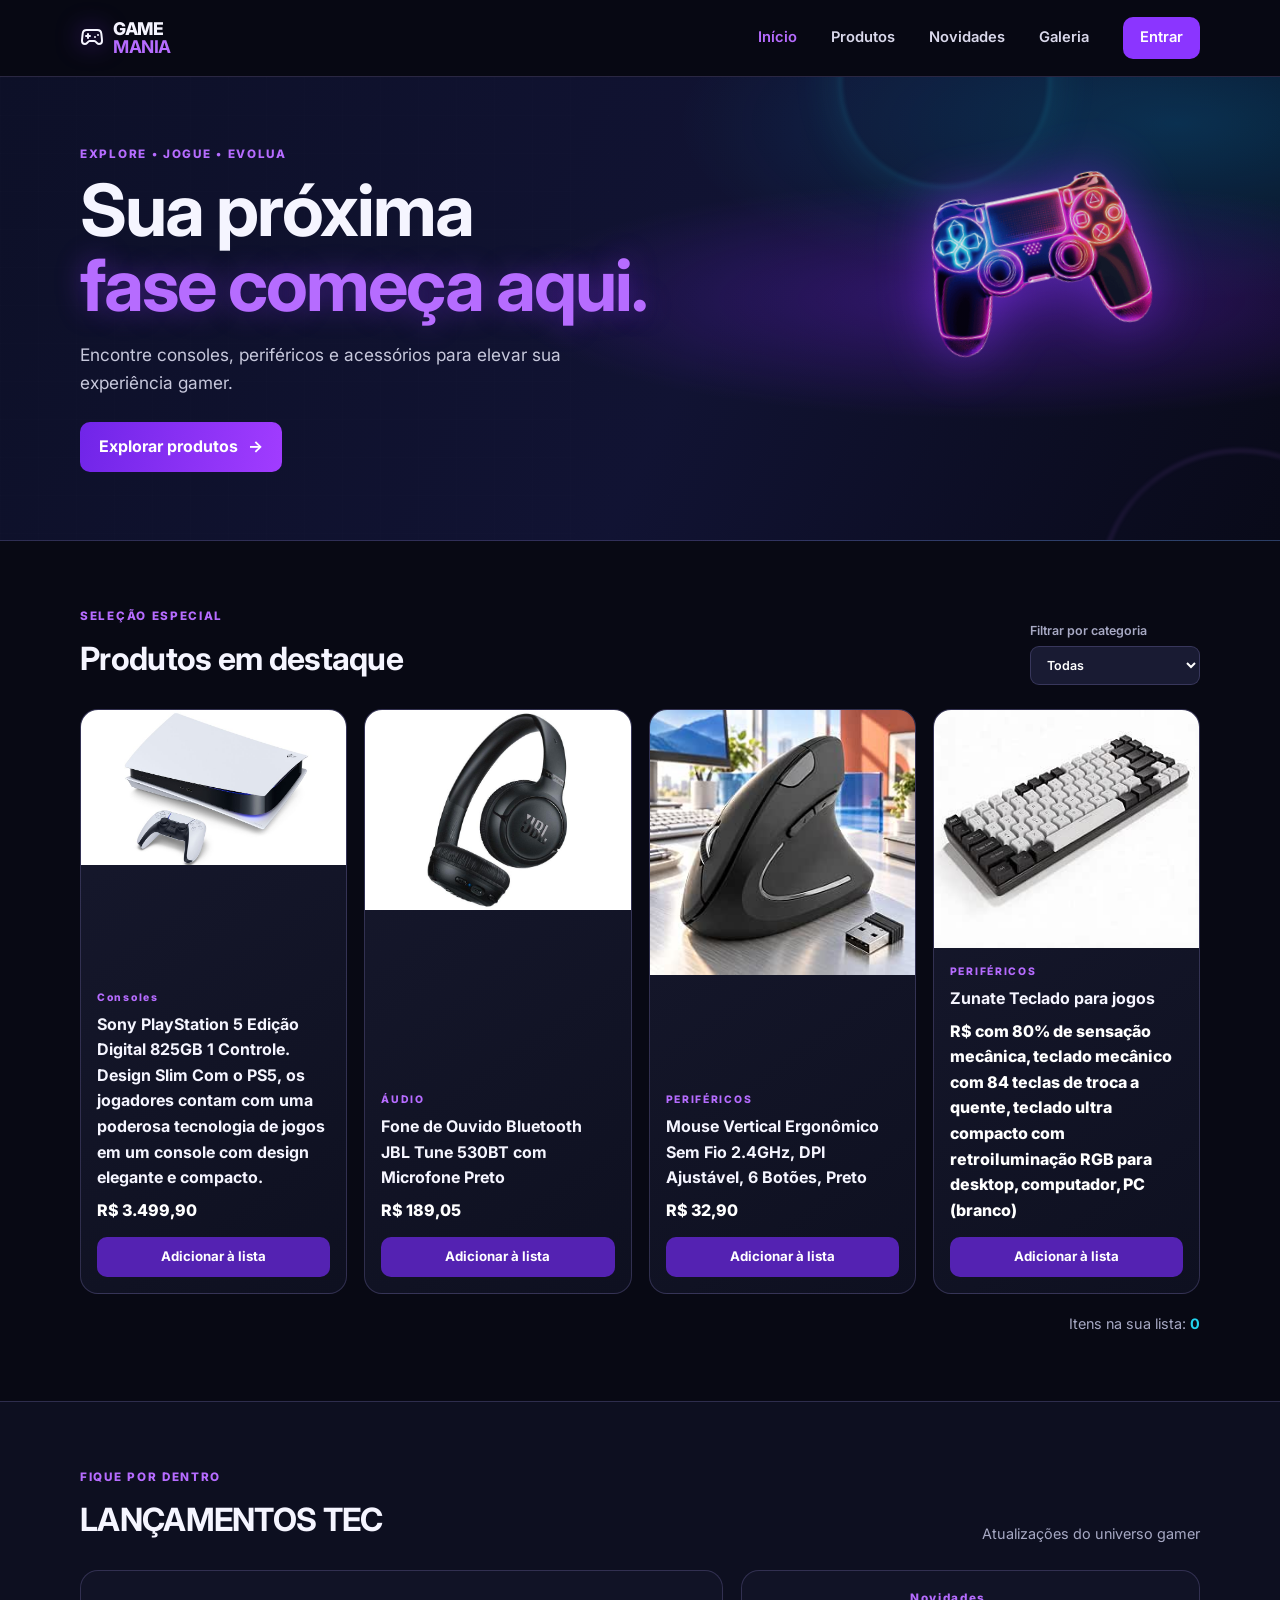
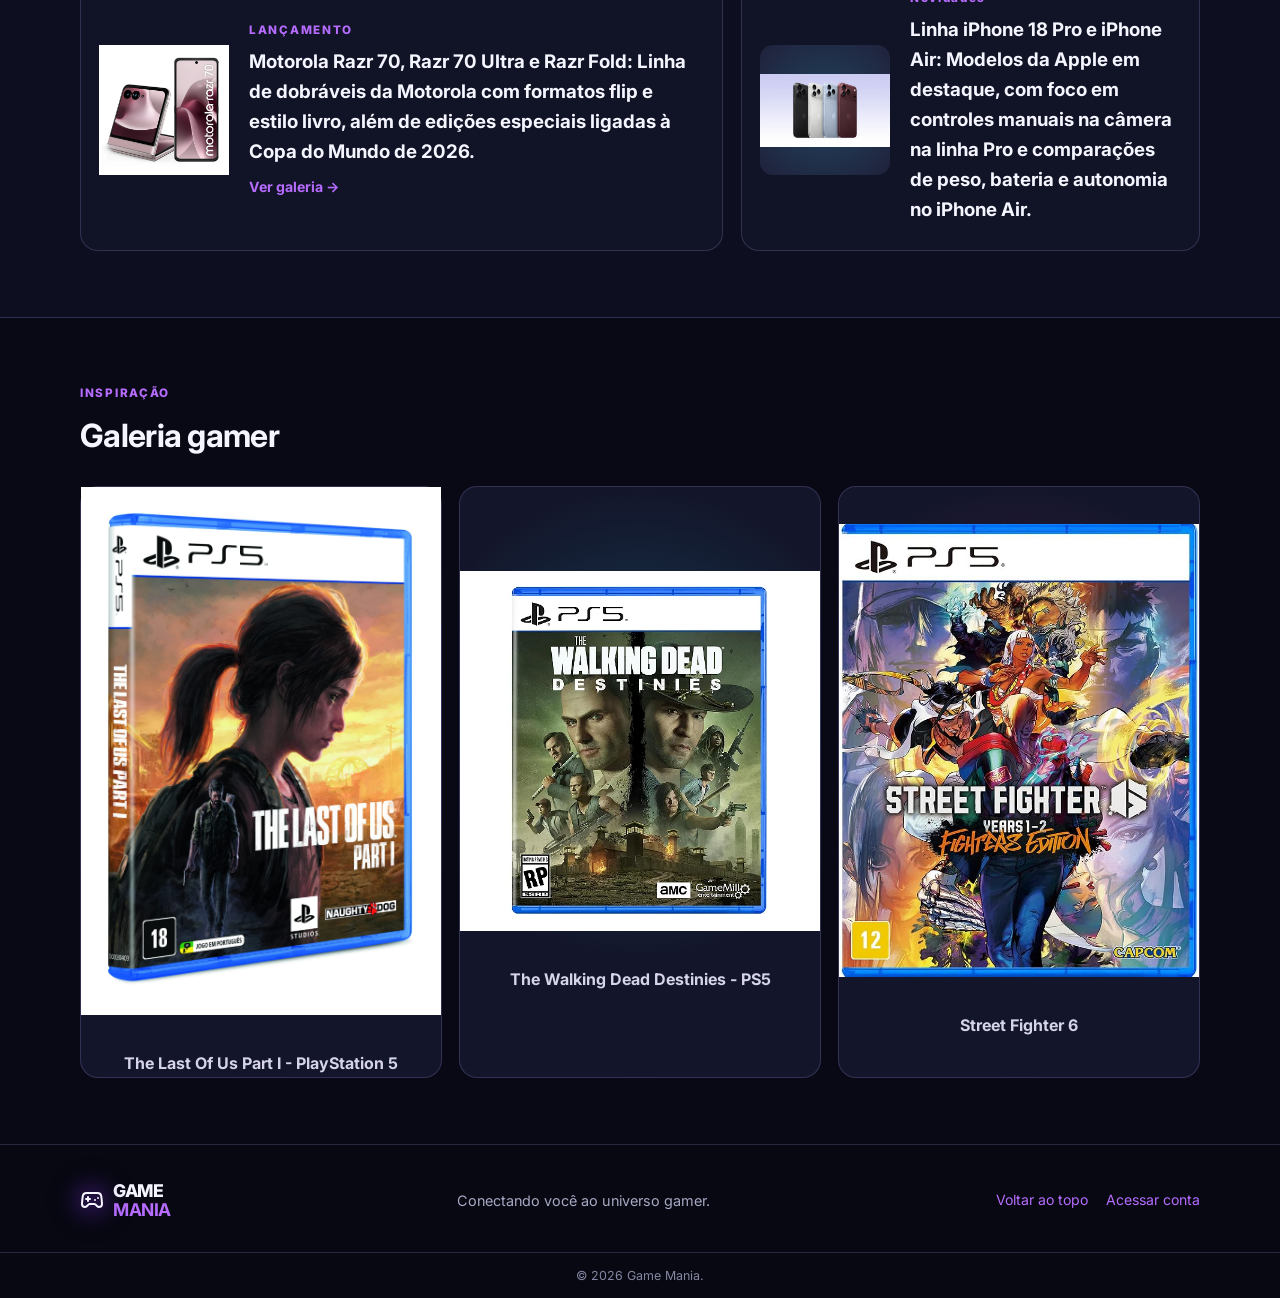
<file: index.html>
<!DOCTYPE html>
<html lang="pt-BR">

<head>
  <meta charset="UTF-8">
  <meta name="viewport" content="width=device-width, initial-scale=1.0">
  <meta name="description" content="Game Mania: eletrônicos, periféricos e novidades para o público gamer.">
  <title>Game Mania | Sua loja gamer</title>
  <link rel="stylesheet" href="css/style.css">
  <script src="js/main.js" defer></script>
</head>

<body>
  <a class="skip-link" href="#conteudo">Pular para o conteúdo</a>
  <header class="site-header">
    <div class="container header-inner">
      <a class="brand" href="index.html" aria-label="Game Mania - página inicial">
        <span class="brand-icon" aria-hidden="true"><svg xmlns="http://www.w3.org/2000/svg" width="24" height="24"
            viewBox="0 0 24 24" fill="none" stroke="currentColor" stroke-width="2" stroke-linecap="round"
            stroke-linejoin="round" class="lucide lucide-gamepad-2 preview-icon">
            <line x1="6" x2="10" y1="11" y2="11" />
            <line x1="8" x2="8" y1="9" y2="13" />
            <line x1="15" x2="15.01" y1="12" y2="12" />
            <line x1="18" x2="18.01" y1="10" y2="10" />
            <path
              d="M17.32 5H6.68a4 4 0 0 0-3.978 3.59c-.006.052-.01.101-.017.152C2.604 9.416 2 14.456 2 16a3 3 0 0 0 3 3c1 0 1.5-.5 2-1l1.414-1.414A2 2 0 0 1 9.828 16h4.344a2 2 0 0 1 1.414.586L17 18c.5.5 1 1 2 1a3 3 0 0 0 3-3c0-1.545-.604-6.584-.685-7.258-.007-.05-.011-.1-.017-.151A4 4 0 0 0 17.32 5z" />
          </svg></span>
        <span>GAME <strong>MANIA</strong></span>
      </a>
      <button class="menu-toggle" type="button" aria-expanded="false" aria-controls="main-nav">☰ <span
          class="sr-only">Abrir menu</span></button>
      <nav class="main-nav" id="main-nav" aria-label="Navegação principal">
        <a class="active" href="index.html">Início</a>
        <a href="#produtos">Produtos</a>
        <a href="#novidades">Novidades</a>
        <a href="#galeria">Galeria</a>
        <a class="nav-login" href="login.html">Entrar</a>
      </nav>
    </div>
  </header>

  <main id="conteudo">
    <section class="hero">
      <div class="container hero-content">
        <p class="eyebrow">EXPLORE • JOGUE • EVOLUA</p>
        <h1>Sua próxima <span>fase começa aqui.</span></h1>
        <p>Encontre consoles, periféricos e acessórios para elevar sua experiência gamer.</p>
        <a class="button button-primary" href="#produtos">Explorar produtos <span aria-hidden="true">→</span></a>
      </div>
      <div class="hero-orb orb-one" aria-hidden="true"></div>
      <div class="hero-orb orb-two" aria-hidden="true"></div>
      <div class="hero-controller" aria-hidden="true">

        <img src="assets/controle.png" alt="controle gamer" class="controle-animation">
      </div>
    </section>

    <section class="section container" id="produtos">
      <div class="section-heading">
        <div>
          <p class="eyebrow">SELEÇÃO ESPECIAL</p>
          <h2>Produtos em destaque</h2>
        </div>
        <label class="filter-label" for="category-filter">Filtrar por categoria
          <select id="category-filter">
            <option value="todos">Todas</option>
            <option value="consoles">Consoles</option>
            <option value="audio">Áudio</option>
            <option value="perifericos">Periféricos</option>
          </select>
        </label>
      </div>
      <div class="product-grid" id="product-grid">
        <article class="product-card" data-category="consoles">
          <div class="product-art art-console" role="img"
            aria-label="Sony PlayStation 5 Edição Digital 825GB 1 Controle">
            <img src="assets/ps5.jpg" alt="Sony PlayStation 5 Edição Digital 825GB 1 Controle" width="100%">
          </div>
          <div class="product-info">
            <p class="tag">Consoles</p>
            <h3>Sony PlayStation 5 Edição Digital 825GB 1 Controle.
              Design Slim Com o PS5, os jogadores contam com uma poderosa tecnologia de jogos em um console com design
              elegante e compacto.</h3>
            <p class="price">R$ 3.499,90</p><button class="button button-small add-cart" type="button">Adicionar à
              lista</button>
          </div>
        </article>
        <article class="product-card" data-category="audio">
          <div class="product-art art-audio" role="img"
            aria-label="Fone de Ouvido Bluetooth JBL Tune 530BT com Microfone Preto"><img src="assets/fone.jpg"
              alt="Fone de Ouvido Bluetooth JBL Tune 530BT com Microfone Preto" width="100%"></div>
          <div class="product-info">
            <p class="tag">ÁUDIO</p>
            <h3>Fone de Ouvido Bluetooth JBL Tune 530BT com Microfone Preto</h3>
            <p class="price">R$ 189,05</p><button class="button button-small add-cart" type="button">Adicionar à
              lista</button>
          </div>
        </article>
        <article class="product-card" data-category="perifericos">
          <div class="product-art art-mouse" role="img" aria-label="Ilustração de mouse gamer iluminado">
            <img src="assets/mouse.jpg" alt="Mouse Vertical Ergonômico Sem Fio 2.4GHz, DPI Ajustável, 6 Botões, Preto"
              width="100%">
          </div>
          <div class="product-info">
            <p class="tag">PERIFÉRICOS</p>
            <h3>Mouse Vertical Ergonômico Sem Fio 2.4GHz, DPI Ajustável, 6 Botões, Preto</h3>
            <p class="price">R$ 32,90 </p><button class="button button-small add-cart" type="button">Adicionar à
              lista</button>
          </div>
        </article>
        <article class="product-card" data-category="perifericos">
          <div class="product-art art-keyboard" role="img" aria-label="Ilustração de teclado mecânico colorido">
            <img src="assets/teclado.jpg" alt="Zunate Teclado para jogos" width="100%">
          </div>
          <div class="product-info">
            <p class="tag">PERIFÉRICOS</p>
            <h3>Zunate Teclado para jogos</h3>
            <p class="price">R$ com 80% de sensação mecânica, teclado mecânico com 84 teclas de troca a quente, teclado
              ultra compacto com retroiluminação RGB para desktop, computador, PC (branco)</p><button
              class="button button-small add-cart" type="button">Adicionar à
              lista</button>
          </div>
        </article>
      </div>
      <p class="cart-status" id="cart-status" aria-live="polite">Itens na sua lista: <strong id="cart-count">0</strong>
      </p>
      <p class="empty-state" id="empty-state" hidden>Nenhum produto encontrado nesta categoria.</p>
    </section>

    <section class="section section-alt" id="novidades">
      <div class="container">
        <div class="section-heading">
          <div>
            <p class="eyebrow">FIQUE POR DENTRO</p>
            <h2>LANÇAMENTOS TEC</h2>
          </div><span class="section-note">Atualizações do universo gamer</span>
        </div>
        <div class="news-grid">
          <article class="news-card news-feature">
            <div class="news-visual news-game" role="img" aria-label="Motorola Razr 70, Razr 70 Ultra e Razr Fold">
              <img src="assets/motorola.webp" alt="Motorola Razr 70" width="100%">
            </div>
            <div>
              <p class="tag">LANÇAMENTO </p>
              <h3>Motorola Razr 70, Razr 70 Ultra e Razr Fold: Linha de dobráveis da Motorola com formatos flip e estilo
                livro, além de edições especiais ligadas à Copa do Mundo de 2026.</h3>
              <a class="text-link" href="#galeria">Ver galeria →</a>
            </div>
          </article>
          <article class="news-card">
            <div class="news-visual news-setup" role="img" aria-label="Estação gamer com iluminação neon">
              <img src="assets/iphone-18-pro-max-vs-iphone-17-pro-max-design.webp" alt="Linha iPhone 18 Pro"
                width="100%">
            </div>
            <div>
              <p class="tag">Novidades</p>
              <h3>Linha iPhone 18 Pro e iPhone Air: Modelos da Apple em destaque, com foco em controles manuais na
                câmera na linha Pro e comparações de peso, bateria e autonomia no iPhone Air.</h3>
            </div>
          </article>
        </div>
      </div>
    </section>

    <section class="section container" id="galeria">
      <div class="section-heading">
        <div>
          <p class="eyebrow">INSPIRAÇÃO</p>
          <h2>Galeria gamer</h2>
        </div>
      </div>
      <div class="gallery-grid">
        <figure class="gallery-tile gallery-one">
          <div role="img" aria-label="The Last Of Us Part I - PlayStation 5">
            <img src="assets/the last of us.jpg" alt="The Last Of Us Part I - PlayStation 5" width="100%">
          </div>
          <figcaption>The Last Of Us Part I - PlayStation 5</figcaption>
        </figure>
        <figure class="gallery-tile gallery-two">
          <div role="img" aria-label="The Walking Dead Destinies - PS5">
            <img src="assets/the walking dead.webp" alt="The Walking Dead Destinies - PS5" width="100%">
          </div>
          <figcaption>The Walking Dead Destinies - PS5</figcaption>
        </figure>
        <figure class="gallery-tile gallery-three">
          <div role="img" aria-label="Street Fighter 6 ">
            <img src="assets/Street Fighter 6.jpg" alt="Street Fighter 6 " width="100%">
          </div>
          <figcaption>Street Fighter 6 </figcaption>
        </figure>
      </div>
    </section>
  </main>

  <footer class="site-footer">
    <div class="container footer-inner">
      <a class="brand" href="index.html"><span class="brand-icon" aria-hidden="true">
          <span class="brand-icon" aria-hidden="true"><svg xmlns="http://www.w3.org/2000/svg" width="24" height="24"
              viewBox="0 0 24 24" fill="none" stroke="currentColor" stroke-width="2" stroke-linecap="round"
              stroke-linejoin="round" class="lucide lucide-gamepad-2 preview-icon">
              <line x1="6" x2="10" y1="11" y2="11" />
              <line x1="8" x2="8" y1="9" y2="13" />
              <line x1="15" x2="15.01" y1="12" y2="12" />
              <line x1="18" x2="18.01" y1="10" y2="10" />
              <path
                d="M17.32 5H6.68a4 4 0 0 0-3.978 3.59c-.006.052-.01.101-.017.152C2.604 9.416 2 14.456 2 16a3 3 0 0 0 3 3c1 0 1.5-.5 2-1l1.414-1.414A2 2 0 0 1 9.828 16h4.344a2 2 0 0 1 1.414.586L17 18c.5.5 1 1 2 1a3 3 0 0 0 3-3c0-1.545-.604-6.584-.685-7.258-.007-.05-.011-.1-.017-.151A4 4 0 0 0 17.32 5z" />
            </svg></span>

        </span><span>GAME
          <strong>MANIA</strong></span></a>
      <p>Conectando você ao universo gamer.</p>
      <div class="footer-links"><a href="#conteudo">Voltar ao topo</a><a href="login.html">Acessar conta</a></div>
    </div>
    <div class="copyright">© 2026 Game Mania.</div>
  </footer>
</body>

</html>
</file>
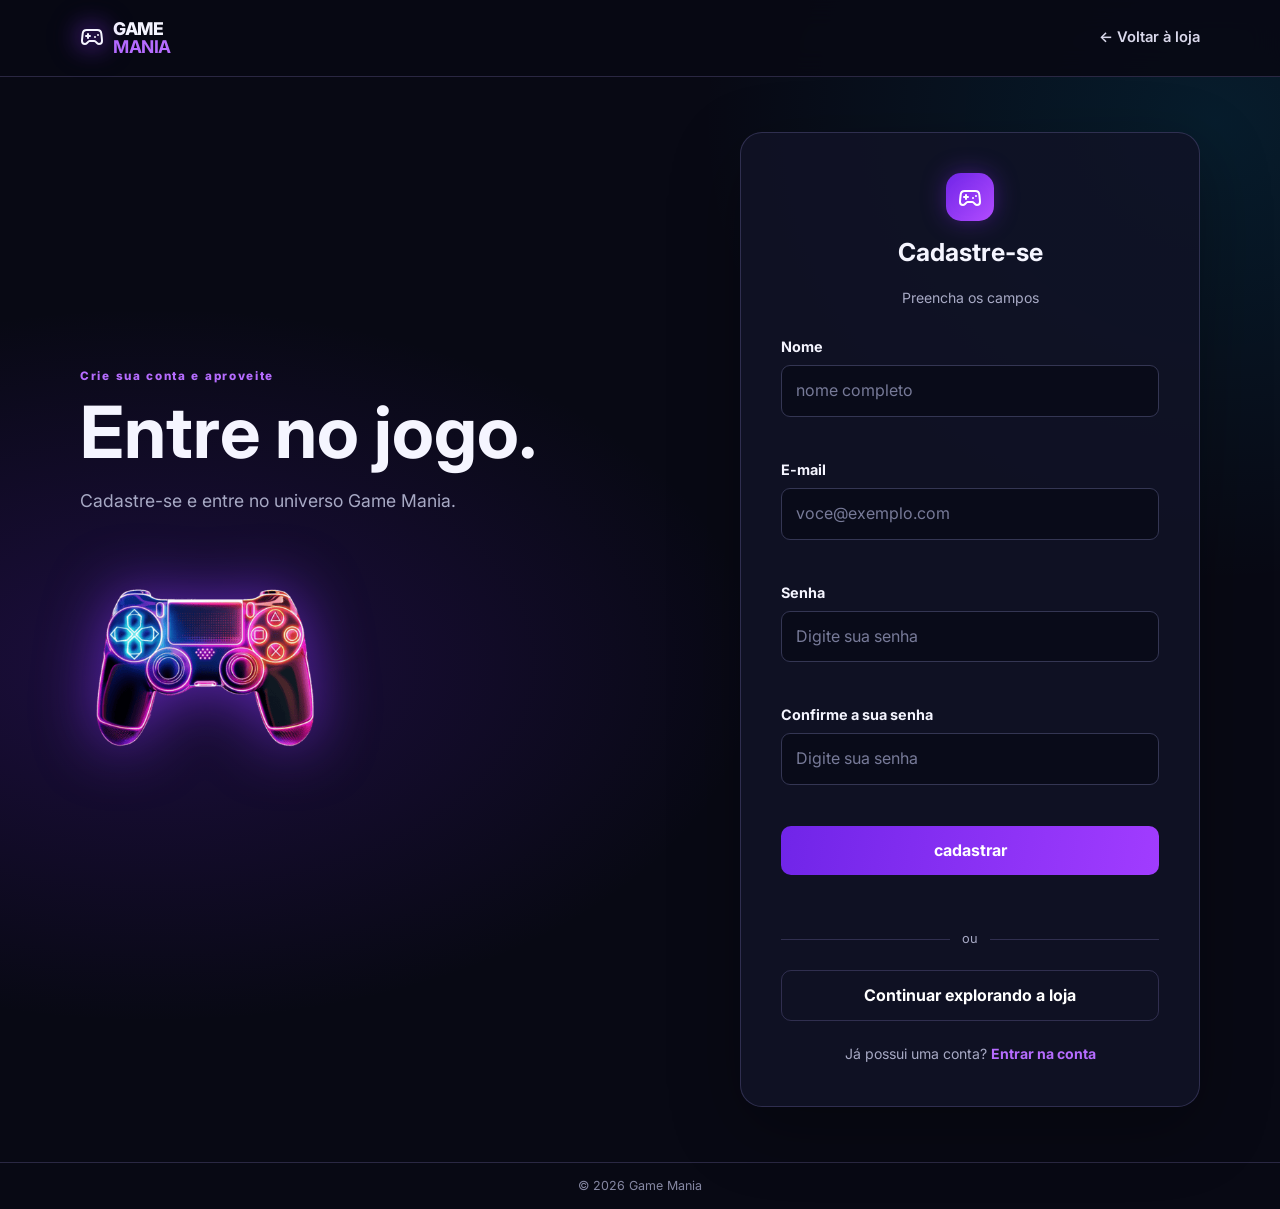
<file: cadastrar.html>
<!DOCTYPE html>
<html lang="pt-BR">
<head>
  <meta charset="UTF-8">
  <meta name="viewport" content="width=device-width, initial-scale=1.0">
  <meta name="description" content="Acesse sua conta de demonstração Game Mania.">
  <title>Entrar | Game Mania</title>
  <link rel="stylesheet" href="css/style.css">
  <script src="js/login.js" defer></script>
</head>
<body class="login-page">
  <a class="skip-link" href="#login-main">Pular para o formulário</a>
  <header class="site-header">
    <div class="container header-inner">
      <a class="brand" href="index.html"><span class="brand-icon" aria-hidden="true">
         <span class="brand-icon" aria-hidden="true"><svg xmlns="http://www.w3.org/2000/svg" width="24" height="24"
              viewBox="0 0 24 24" fill="none" stroke="currentColor" stroke-width="2" stroke-linecap="round"
              stroke-linejoin="round" class="lucide lucide-gamepad-2 preview-icon">
              <line x1="6" x2="10" y1="11" y2="11" />
              <line x1="8" x2="8" y1="9" y2="13" />
              <line x1="15" x2="15.01" y1="12" y2="12" />
              <line x1="18" x2="18.01" y1="10" y2="10" />
              <path
                d="M17.32 5H6.68a4 4 0 0 0-3.978 3.59c-.006.052-.01.101-.017.152C2.604 9.416 2 14.456 2 16a3 3 0 0 0 3 3c1 0 1.5-.5 2-1l1.414-1.414A2 2 0 0 1 9.828 16h4.344a2 2 0 0 1 1.414.586L17 18c.5.5 1 1 2 1a3 3 0 0 0 3-3c0-1.545-.604-6.584-.685-7.258-.007-.05-.011-.1-.017-.151A4 4 0 0 0 17.32 5z" />
            </svg></span>
      </span><span>GAME <strong>MANIA</strong></span></a>
      <nav class="main-nav login-nav" aria-label="Navegação principal"><a href="index.html">← Voltar à loja</a></nav>
    </div>
  </header>
  <main class="login-main container" id="login-main">
    <section class="login-intro">
      <p class="eyebrow">Crie sua conta e aproveite</p>
      <h1>Entre no jogo.</h1>
      <p>Cadastre-se e entre no universo Game Mania.</p>
      <div class="login-illustration" aria-hidden="true">
        <img src="assets/controle.png" alt="controle" class="controle-animation">
      </div>
    </section>
    <section class="login-card" aria-labelledby="login-title">
      <div class="login-symbol" aria-hidden="true">
         <span class="brand-icon" aria-hidden="true"><svg xmlns="http://www.w3.org/2000/svg" width="24" height="24"
              viewBox="0 0 24 24" fill="none" stroke="currentColor" stroke-width="2" stroke-linecap="round"
              stroke-linejoin="round" class="lucide lucide-gamepad-2 preview-icon">
              <line x1="6" x2="10" y1="11" y2="11" />
              <line x1="8" x2="8" y1="9" y2="13" />
              <line x1="15" x2="15.01" y1="12" y2="12" />
              <line x1="18" x2="18.01" y1="10" y2="10" />
              <path
                d="M17.32 5H6.68a4 4 0 0 0-3.978 3.59c-.006.052-.01.101-.017.152C2.604 9.416 2 14.456 2 16a3 3 0 0 0 3 3c1 0 1.5-.5 2-1l1.414-1.414A2 2 0 0 1 9.828 16h4.344a2 2 0 0 1 1.414.586L17 18c.5.5 1 1 2 1a3 3 0 0 0 3-3c0-1.545-.604-6.584-.685-7.258-.007-.05-.011-.1-.017-.151A4 4 0 0 0 17.32 5z" />
            </svg></span>
      </div>
      <h2 id="login-title">Cadastre-se</h2>
      <p class="muted">Preencha os campos</p>
      <form id="login-form" novalidate>
        <div class="form-field">
          <label for="nome">Nome</label>
          <input id="nome" name="email" type="email" autocomplete="off" placeholder="nome completo" aria-describedby="email-error" required>
          <small class="field-error" id="nome-error"></small>
        </div>
        <div class="form-field">
          <label for="email">E-mail</label>
          <input id="email" name="email" type="email" autocomplete="off" placeholder="voce@exemplo.com" aria-describedby="email-error" required>
          <small class="field-error" id="email-error"></small>
        </div>
        <div class="form-field">
          <label for="password">Senha</label>
          <input id="password" name="password" type="password" autocomplete="off" placeholder="Digite sua senha" aria-describedby="password-error" required>
          <small class="field-error" id="password-error"></small>
        </div>
         <div class="form-field">
          <label for="password">Confirme a sua senha</label>
          <input id="password" name="password" type="password" autocomplete="off" placeholder="Digite sua senha" aria-describedby="password-error" required>
          <small class="field-error" id="password-error"></small>
        </div>
        <button class="button button-primary button-submit" type="submit">cadastrar</button>
        <p class="form-feedback" id="form-feedback" role="status" aria-live="polite"></p>
      </form>
      <div class="login-divider"><span>ou</span></div>
      <a class="button button-outline button-submit" href="index.html">Continuar explorando a loja</a>
      <p class="muted signup-note">Já possui uma conta? <a href="login">Entrar na conta</a></p>
    </section>
  </main>
  <footer class="copyright login-copyright">© 2026 Game Mania</footer>
</body>
</html>
</file>
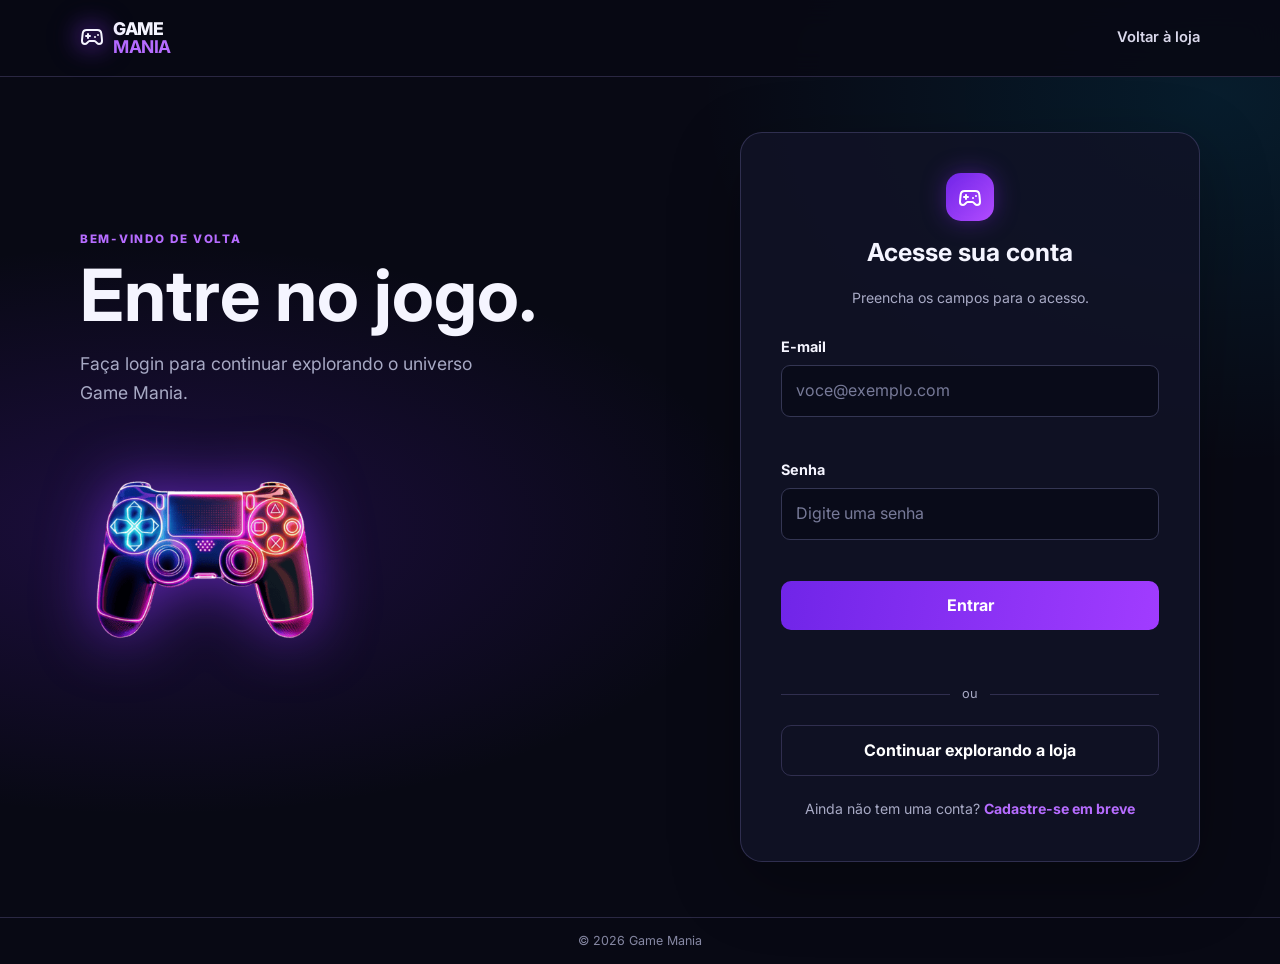
<file: login.html>
<!DOCTYPE html>
<html lang="pt-BR">
<head>
  <meta charset="UTF-8">
  <meta name="viewport" content="width=device-width, initial-scale=1.0">
  <meta name="description" content="Acesse sua conta de demonstração Game Mania.">
  <title>Entrar | Game Mania</title>
  <link rel="stylesheet" href="css/style.css">
  <script src="js/login.js" defer></script>
</head>
<body class="login-page">
  <a class="skip-link" href="#login-main">Pular para o formulário</a>
  <header class="site-header">
    <div class="container header-inner">
      <a class="brand" href="index.html"><span class="brand-icon" aria-hidden="true">
         <span class="brand-icon" aria-hidden="true"><svg xmlns="http://www.w3.org/2000/svg" width="24" height="24"
              viewBox="0 0 24 24" fill="none" stroke="currentColor" stroke-width="2" stroke-linecap="round"
              stroke-linejoin="round" class="lucide lucide-gamepad-2 preview-icon">
              <line x1="6" x2="10" y1="11" y2="11" />
              <line x1="8" x2="8" y1="9" y2="13" />
              <line x1="15" x2="15.01" y1="12" y2="12" />
              <line x1="18" x2="18.01" y1="10" y2="10" />
              <path
                d="M17.32 5H6.68a4 4 0 0 0-3.978 3.59c-.006.052-.01.101-.017.152C2.604 9.416 2 14.456 2 16a3 3 0 0 0 3 3c1 0 1.5-.5 2-1l1.414-1.414A2 2 0 0 1 9.828 16h4.344a2 2 0 0 1 1.414.586L17 18c.5.5 1 1 2 1a3 3 0 0 0 3-3c0-1.545-.604-6.584-.685-7.258-.007-.05-.011-.1-.017-.151A4 4 0 0 0 17.32 5z" />
            </svg></span>
      </span><span>GAME <strong>MANIA</strong></span></a>
      <nav class="main-nav login-nav" aria-label="Navegação principal"><a href="index.html"> Voltar à loja</a></nav>
    </div>
  </header>
  <main class="login-main container" id="login-main">
    <section class="login-intro">
      <p class="eyebrow">BEM-VINDO DE VOLTA</p>
      <h1>Entre no jogo.</h1>
      <p>Faça login para continuar explorando o universo Game Mania.</p>
      <div class="login-illustration" aria-hidden="true">
        <img src="assets/controle.png" alt="controle" class="controle-animation">
      </div>
    </section>
    <section class="login-card" aria-labelledby="login-title">
      <div class="login-symbol" aria-hidden="true">
         <span class="brand-icon" aria-hidden="true"><svg xmlns="http://www.w3.org/2000/svg" width="24" height="24"
              viewBox="0 0 24 24" fill="none" stroke="currentColor" stroke-width="2" stroke-linecap="round"
              stroke-linejoin="round" class="lucide lucide-gamepad-2 preview-icon">
              <line x1="6" x2="10" y1="11" y2="11" />
              <line x1="8" x2="8" y1="9" y2="13" />
              <line x1="15" x2="15.01" y1="12" y2="12" />
              <line x1="18" x2="18.01" y1="10" y2="10" />
              <path
                d="M17.32 5H6.68a4 4 0 0 0-3.978 3.59c-.006.052-.01.101-.017.152C2.604 9.416 2 14.456 2 16a3 3 0 0 0 3 3c1 0 1.5-.5 2-1l1.414-1.414A2 2 0 0 1 9.828 16h4.344a2 2 0 0 1 1.414.586L17 18c.5.5 1 1 2 1a3 3 0 0 0 3-3c0-1.545-.604-6.584-.685-7.258-.007-.05-.011-.1-.017-.151A4 4 0 0 0 17.32 5z" />
            </svg></span>
      </div>
      <h2 id="login-title">Acesse sua conta</h2>
      <p class="muted">Preencha os campos para o acesso.</p>
      <form id="login-form" novalidate>
        <div class="form-field">
          <label for="email">E-mail</label>
          <input id="email" name="email" type="email" autocomplete="off" placeholder="voce@exemplo.com" aria-describedby="email-error" required>
          <small class="field-error" id="email-error"></small>
        </div>
        <div class="form-field">
          <label for="password">Senha</label>
          <input id="password" name="password" type="password" autocomplete="off" placeholder="Digite uma senha" aria-describedby="password-error" required>
          <small class="field-error" id="password-error"></small>
        </div>
        <button class="button button-primary button-submit" type="submit">Entrar</button>
        <p class="form-feedback" id="form-feedback" role="status" aria-live="polite"></p>
      </form>
      <div class="login-divider"><span>ou</span></div>
      <a class="button button-outline button-submit" href="index.html">Continuar explorando a loja</a>
      <p class="muted signup-note">Ainda não tem uma conta? <a href="cadastrar.html">Cadastre-se em breve</a></p>
    </section>
  </main>
  <footer class="copyright login-copyright">© 2026 Game Mania</footer>
</body>
</html>
</file>
<file: css/style.css>
@import url('https://fonts.googleapis.com/css2?family=Inter:wght@400;500;600;700;800&display=swap');

:root {
  --bg: #080914;
  --surface: #111326;
  --surface-2: #191b33;
  --text: #f5f5ff;
  --muted: #a7a9c4;
  --purple: #8b35ff;
  --purple-light: #b66cff;
  --cyan: #22d3ee;
  --border: rgba(180, 166, 255, .2);
  --radius: 18px;
  font-family: Inter, Arial, sans-serif;
  color: var(--text);
  background: var(--bg);
}

* {
  box-sizing: border-box;
}

html {
  scroll-behavior: smooth;
}

body {
  margin: 0;
  min-width: 320px;
  background: var(--bg);
  color: var(--text);
  line-height: 1.6;
}

a {
  color: inherit;
  text-decoration: none;
}

button,
input,
select {
  font: inherit;
}

button,
a,
input,
select {
  -webkit-tap-highlight-color: transparent;
}

:focus-visible {
  outline: 3px solid var(--cyan);
  outline-offset: 3px;
}

.container {
  width: min(1120px, calc(100% - 40px));
  margin-inline: auto;
}

.skip-link {
  position: absolute;
  top: -60px;
  left: 12px;
  z-index: 20;
  padding: 10px 14px;
  background: white;
  color: #111;
  border-radius: 8px;
}

.skip-link:focus {
  top: 10px;
}

.sr-only {
  position: absolute;
  width: 1px;
  height: 1px;
  padding: 0;
  margin: -1px;
  overflow: hidden;
  clip: rect(0, 0, 0, 0);
  white-space: nowrap;
  border: 0;
}

.site-header {
  position: sticky;
  top: 0;
  z-index: 10;
  background: rgba(8, 9, 20, .92);
  border-bottom: 1px solid var(--border);
  backdrop-filter: blur(14px);
}

.header-inner {
  min-height: 76px;
  display: flex;
  align-items: center;
  justify-content: space-between;
  gap: 24px;
}

.brand {
  display: inline-flex;
  align-items: center;
  gap: 9px;
  font-size: 1.1rem;
  font-weight: 800;
  letter-spacing: -.5px;
  line-height: 1.05;
}

.brand strong {
  display: block;
  color: var(--purple-light);
}

.brand-icon {
  font-size: 2rem;
  filter: drop-shadow(0 0 12px rgba(139, 53, 255, .7));
}

.main-nav {
  display: flex;
  align-items: center;
  gap: clamp(14px, 3vw, 34px);
}

.main-nav a {
  color: #d9d8eb;
  font-size: .92rem;
  font-weight: 600;
  transition: color .2s;
}

.main-nav a:hover,
.main-nav a.active {
  color: var(--purple-light);
}

.main-nav .nav-login {
  padding: 9px 17px;
  border-radius: 10px;
  background: var(--purple);
  color: white;
}

.menu-toggle {
  display: none;
  color: white;
  border: 1px solid var(--border);
  border-radius: 9px;
  background: var(--surface);
  padding: 7px 11px;
  cursor: pointer;
}

.hero {
  position: relative;
  overflow: hidden;
  min-height: 410px;
  display: flex;
  align-items: center;
  background: radial-gradient(ellipse at 78% 48%, rgba(105, 30, 210, .42), transparent 35%), radial-gradient(ellipse at 92% 10%, rgba(0, 185, 255, .2), transparent 30%), linear-gradient(115deg, #0d1028 0%, #111333 55%, #090a19 100%);
  border-bottom: 1px solid var(--border);
}

.hero::before {
  content: "";
  position: absolute;
  inset: 0;
  opacity: .2;
  background-image: linear-gradient(rgba(255, 255, 255, .04) 1px, transparent 1px), linear-gradient(90deg, rgba(255, 255, 255, .04) 1px, transparent 1px);
  background-size: 38px 38px;
  mask-image: linear-gradient(90deg, black, transparent);
}

.hero-content {
  position: relative;
  z-index: 1;
  padding-block: 68px;
  max-width: 1120px;
}

.controle-animation{
  max-width: 250px;
  width: 100%;
  animation: flutuar 3s ease-in-out infinite;
}

@keyframes flutuar {
  0%, 100% {
    transform: translateY(0);
  }
  50% {
    transform: translateY(-12px);
  }
}

.eyebrow,
.tag {
  color: var(--purple-light);
  font-size: .73rem;
  font-weight: 800;
  letter-spacing: 1.7px;
  margin: 0 0 8px;
}

.hero h1 {
  max-width: 650px;
  margin: 0;
  font-size: clamp(2.4rem, 6vw, 4.5rem);
  line-height: 1.05;
  letter-spacing: -2px;
}

.hero h1 span {
  display: block;
  color: var(--purple-light);
  text-shadow: 0 0 28px rgba(139, 53, 255, .4);
}

.hero-content>p:not(.eyebrow) {
  max-width: 520px;
  color: #c7c8dc;
  font-size: 1.08rem;
  margin: 18px 0 26px;
}

.hero-controller {
  position: absolute;
  right: max(7%, calc((100vw - 1120px)/2 + 30px));
  top: 50%;
  transform: translateY(-50%) rotate(-12deg);
  font-size: clamp(7rem, 20vw, 14rem);
  opacity: .88;
  filter: drop-shadow(0 0 28px rgba(139, 53, 255, .65));
}

.hero-orb {
  position: absolute;
  border-radius: 50%;
  filter: blur(2px);
  pointer-events: none;
}

.orb-one {
  width: 210px;
  height: 210px;
  right: 18%;
  top: -100px;
  border: 1px solid rgba(34, 211, 238, .4);
  box-shadow: 0 0 50px rgba(34, 211, 238, .14);
}

.orb-two {
  width: 280px;
  height: 280px;
  right: -100px;
  bottom: -190px;
  border: 1px solid rgba(182, 108, 255, .5);
}

.button {
  display: inline-flex;
  justify-content: center;
  align-items: center;
  gap: 10px;
  border: 0;
  border-radius: 10px;
  padding: 12px 19px;
  font-weight: 700;
  cursor: pointer;
  transition: transform .2s, box-shadow .2s, background .2s;
}

.button:hover {
  transform: translateY(-2px);
  box-shadow: 0 8px 24px rgba(139, 53, 255, .3);
}

.button-primary {
  color: white;
  background: linear-gradient(100deg, #7025e8, #a13cff);
}

.button-small {
  width: 100%;
  padding: 9px 10px;
  color: white;
  background: #5422b2;
  font-size: .83rem;
}

.section {
  padding-block: 66px;
}

.section-alt {
  background: #0d0f20;
  border-block: 1px solid var(--border);
}

.section-heading {
  display: flex;
  align-items: end;
  justify-content: space-between;
  gap: 20px;
  margin-bottom: 24px;
}

.section-heading h2 {
  margin: 0;
  font-size: clamp(1.55rem, 3vw, 2rem);
  letter-spacing: -.7px;
}

.filter-label {
  display: grid;
  gap: 5px;
  color: var(--muted);
  font-size: .78rem;
  font-weight: 600;
}

.filter-label select {
  min-width: 170px;
  padding: 10px 12px;
  color: white;
  background: var(--surface-2);
  border: 1px solid var(--border);
  border-radius: 9px;
}

.product-grid {
  display: grid;
  grid-template-columns: repeat(4, 1fr);
  gap: 17px;
}

.product-card {
  overflow: hidden;
  border: 1px solid var(--border);
  border-radius: var(--radius);
  background: linear-gradient(145deg, #17192e, #0e1020);
  transition: transform .2s, border-color .2s;
  display: flex;
  flex-direction: column;
  justify-content: space-between;
}

.product-card:hover {
  transform: translateY(-5px);
  border-color: rgba(182, 108, 255, .65);
}

.product-card[hidden] {
  display: none;
}

.product-art {
  min-height: 155px;
  display: grid;
  place-items: center;
  font-size: 5.2rem;
  background: radial-gradient(circle at 50% 45%, rgba(139, 53, 255, .22), transparent 58%), linear-gradient(135deg, #1a1c35, #0d0e1c);
}
.product-art img{
  width: 100%;
  height: 100%;
}

.art-audio {
  background: radial-gradient(circle, rgba(34, 211, 238, .15), transparent 60%), #101225;
}

.art-mouse {
  background: radial-gradient(circle, rgba(182, 108, 255, .22), transparent 60%), #111226;
}

.art-keyboard {
  background: radial-gradient(circle, rgba(34, 211, 238, .14), transparent 60%), #111226;
}

.product-info {
  padding: 16px;
}

.product-info .tag {
  font-size: .65rem;
  margin-bottom: 5px;
}

.product-info h3 {
  margin: 0;
  font-size: 1rem;
}

.price {
  margin: 7px 0 14px;
  font-weight: 800;
  color: #fff;
}

.cart-status {
  text-align: right;
  color: var(--muted);
  font-size: .9rem;
  margin: 18px 0 0;
}

.cart-status strong {
  color: var(--cyan);
}

.empty-state {
  padding: 18px;
  text-align: center;
  color: var(--muted);
  border: 1px dashed var(--border);
  border-radius: 12px;
}

.section-note {
  color: var(--muted);
  font-size: .9rem;
}

.news-grid {
  display: grid;
  grid-template-columns: 1.4fr 1fr;
  gap: 18px;
}

.news-card {
  display: flex;
  align-items: center;
  gap: 20px;
  padding: 18px;
  border: 1px solid var(--border);
  border-radius: var(--radius);
  background: var(--surface);
}

.news-card h3 {
  margin: 0 0 7px;
}

.news-card p:not(.tag) {
  margin: 0 0 10px;
  color: var(--muted);
  font-size: .9rem;
}

.news-visual {
  flex: 0 0 130px;
  min-height: 130px;
  display: grid;
  place-items: center;
  border-radius: 13px;
  font-size: 4rem;
  background: radial-gradient(circle, rgba(139, 53, 255, .35), transparent), #20213b;
}

.news-setup {
  background: radial-gradient(circle, rgba(34, 211, 238, .2), transparent), #20213b;
}

.text-link {
  color: var(--purple-light);
  font-size: .88rem;
  font-weight: 700;
}

.gallery-grid {
  display: grid;
  grid-template-columns: repeat(3, 1fr);
  gap: 17px;
}

.gallery-tile {
  min-height: 190px;
  margin: 0;
  display: flex;
  flex-direction: column;
  align-items: center;
  justify-content: center;
  gap: 8px;
  border: 1px solid var(--border);
  border-radius: var(--radius);
  background: radial-gradient(circle at 50% 40%, rgba(139, 53, 255, .3), transparent 60%), #13152a;
}

.gallery-tile div {
  font-size: 4rem;
}

.gallery-tile figcaption {
  color: #d5d4e8;
  font-weight: 700;
}

.gallery-two {
  background: radial-gradient(circle at 50% 40%, rgba(34, 211, 238, .2), transparent 60%), #13152a;
}

.gallery-three {
  background: radial-gradient(circle at 50% 40%, rgba(255, 72, 190, .2), transparent 60%), #13152a;
}

.site-footer {
  padding-top: 30px;
  background: #070811;
  border-top: 1px solid var(--border);
}

.footer-inner {
  display: flex;
  align-items: center;
  justify-content: space-between;
  gap: 20px;
  padding-bottom: 25px;
}

.footer-inner p {
  color: var(--muted);
  font-size: .9rem;
}

.footer-links {
  display: flex;
  gap: 18px;
  color: var(--purple-light);
  font-size: .88rem;
}

.copyright {
  padding: 13px 20px;
  text-align: center;
  color: #8587a2;
  font-size: .78rem;
  border-top: 1px solid var(--border);
}

.login-page {
  min-height: 100vh;
  background: radial-gradient(ellipse at 12% 55%, rgba(91, 28, 190, .25), transparent 38%), radial-gradient(ellipse at 95% 10%, rgba(0, 172, 222, .12), transparent 30%), var(--bg);
}

.login-main {
  min-height: calc(100vh - 145px);
  display: grid;
  grid-template-columns: 1fr minmax(320px, 460px);
  align-items: center;
  gap: 8%;
  padding-block: 55px;
}

.login-intro h1 {
  margin: 0;
  font-size: clamp(2.7rem, 6vw, 4.5rem);
  line-height: 1.05;
}

.login-intro>p:not(.eyebrow):not(.demo-note) {
  max-width: 420px;
  color: var(--muted);
  font-size: 1.1rem;
}

.login-illustration {
  margin-top: 30px;
  font-size: clamp(6rem, 16vw, 11rem);
  filter: drop-shadow(0 0 30px rgba(139, 53, 255, .6));
}

.demo-note {
  color: #8f91aa;
  font-size: .8rem;
}

.login-card {
  padding: clamp(24px, 4vw, 40px);
  border: 1px solid var(--border);
  border-radius: 22px;
  background: rgba(17, 19, 38, .88);
  box-shadow: 0 22px 70px rgba(0, 0, 0, .3);
}

.login-symbol {
  width: 48px;
  height: 48px;
  display: grid;
  place-items: center;
  margin: 0 auto 12px;
  border-radius: 15px;
  color: white;
  font-size: 1.6rem;
  background: linear-gradient(135deg, #7025e8, #b34dff);
  box-shadow: 0 0 25px rgba(139, 53, 255, .35);
}

.login-card h2,
.login-card>.muted {
  text-align: center;
}

.login-card h2 {
  margin: 0;
  font-size: 1.55rem;
}

.muted {
  color: var(--muted);
  font-size: .88rem;
}

.login-card form {
  margin-top: 26px;
}

.form-field {
  display: grid;
  gap: 7px;
  margin-bottom: 18px;
}

.form-field label {
  font-size: .9rem;
  font-weight: 700;
}

.form-field input {
  width: 100%;
  min-height: 48px;
  padding: 12px 14px;
  color: white;
  background: #090b19;
  border: 1px solid #343653;
  border-radius: 9px;
}

.form-field input::placeholder {
  color: #777a98;
}

.form-field input[aria-invalid="true"] {
  border-color: #ff6685;
}

.field-error {
  min-height: 16px;
  color: #ff8da3;
  font-size: .78rem;
}

.button-submit {
  width: 100%;
  min-height: 48px;
}

.form-feedback {
  min-height: 22px;
  margin: 12px 0 0;
  text-align: center;
  font-size: .88rem;
}

.form-feedback.success {
  color: #5ee6ae;
}

.form-feedback.error {
  color: #ff8da3;
}

.login-divider {
  display: flex;
  align-items: center;
  gap: 12px;
  margin: 20px 0;
  color: var(--muted);
  font-size: .8rem;
}

.login-divider::before,
.login-divider::after {
  content: "";
  height: 1px;
  flex: 1;
  background: var(--border);
}

.button-outline {
  border: 1px solid var(--border);
  color: white;
  background: transparent;
}

.signup-note {
  margin: 22px 0 0;
  text-align: center;
}

.signup-note a {
  color: var(--purple-light);
  font-weight: 700;
}

.login-copyright {
  margin-top: 0;
}

@media (max-width: 768px ) {
  .container {
    width: min(100% - 32px, 620px);
  }

  .header-inner {
    min-height: 68px;
  }

  .menu-toggle {
    display: block;
  }

  .main-nav {
    display: none;
    position: absolute;
    top: 68px;
    left: 0;
    right: 0;
    padding: 18px 22px 22px;
    flex-direction: column;
    align-items: stretch;
    gap: 13px;
    background: #0b0c1b;
    border-bottom: 1px solid var(--border);
  }

  .main-nav.open {
    display: flex;
  }

  .main-nav a {
    padding: 6px 0;
  }

  .main-nav .nav-login {
    text-align: center;
  }

  .hero {
    min-height: 390px;
  }

  .hero-content {
    padding-block: 55px;
  }

  .hero-controller {
    right: 2%;
    top: auto;
    bottom: 8px;
    transform: none;
    font-size: 6rem;
    opacity: .35;
  }

  .product-grid {
    grid-template-columns: repeat(2, minmax(0, 1fr));
  }

  .news-grid {
    grid-template-columns: 1fr;
  }

  .login-main {
    grid-template-columns: 1fr;
    gap: 28px;
    max-width: 540px;
  }

  .login-intro {
    text-align: center;
  }

  .login-intro>p:not(.eyebrow):not(.demo-note) {
    margin-inline: auto;
  }

  .login-illustration {
    display: none;
  }
}

@media (max-width: 360px) {
  .container {
    width: calc(100% - 28px);
  }

  .hero {
    min-height: 360px;
  }

  .hero h1 {
    letter-spacing: -1.3px;
  }

  .section {
    padding-block: 48px;
  }

  .section-heading {
    align-items: flex-start;
    flex-direction: column;
  }

  .filter-label,
  .filter-label select {
    width: 100%;
  }

  .product-grid {
    gap: 11px;
  }

  .product-art {
    min-height: 112px;
    font-size: 3.7rem;
  }

  .product-info {
    padding: 12px;
  }

  .product-info h3 {
    font-size: .9rem;
  }

  .price {
    font-size: .9rem;
  }

  .news-card {
    align-items: flex-start;
    flex-direction: column;
  }

  .news-visual {
    width: 100%;
    min-height: 100px;
  }

  .gallery-grid {
    grid-template-columns: 1fr;
  }

  .gallery-tile {
    min-height: 145px;
  }

  .footer-inner {
    align-items: flex-start;
    flex-direction: column;
    gap: 8px;
  }

  .footer-inner p {
    margin: 0;
  }

  .login-main {
    padding-block: 35px;
  }

  .login-intro h1 {
    font-size: 2.6rem;
  }
}
</file>
